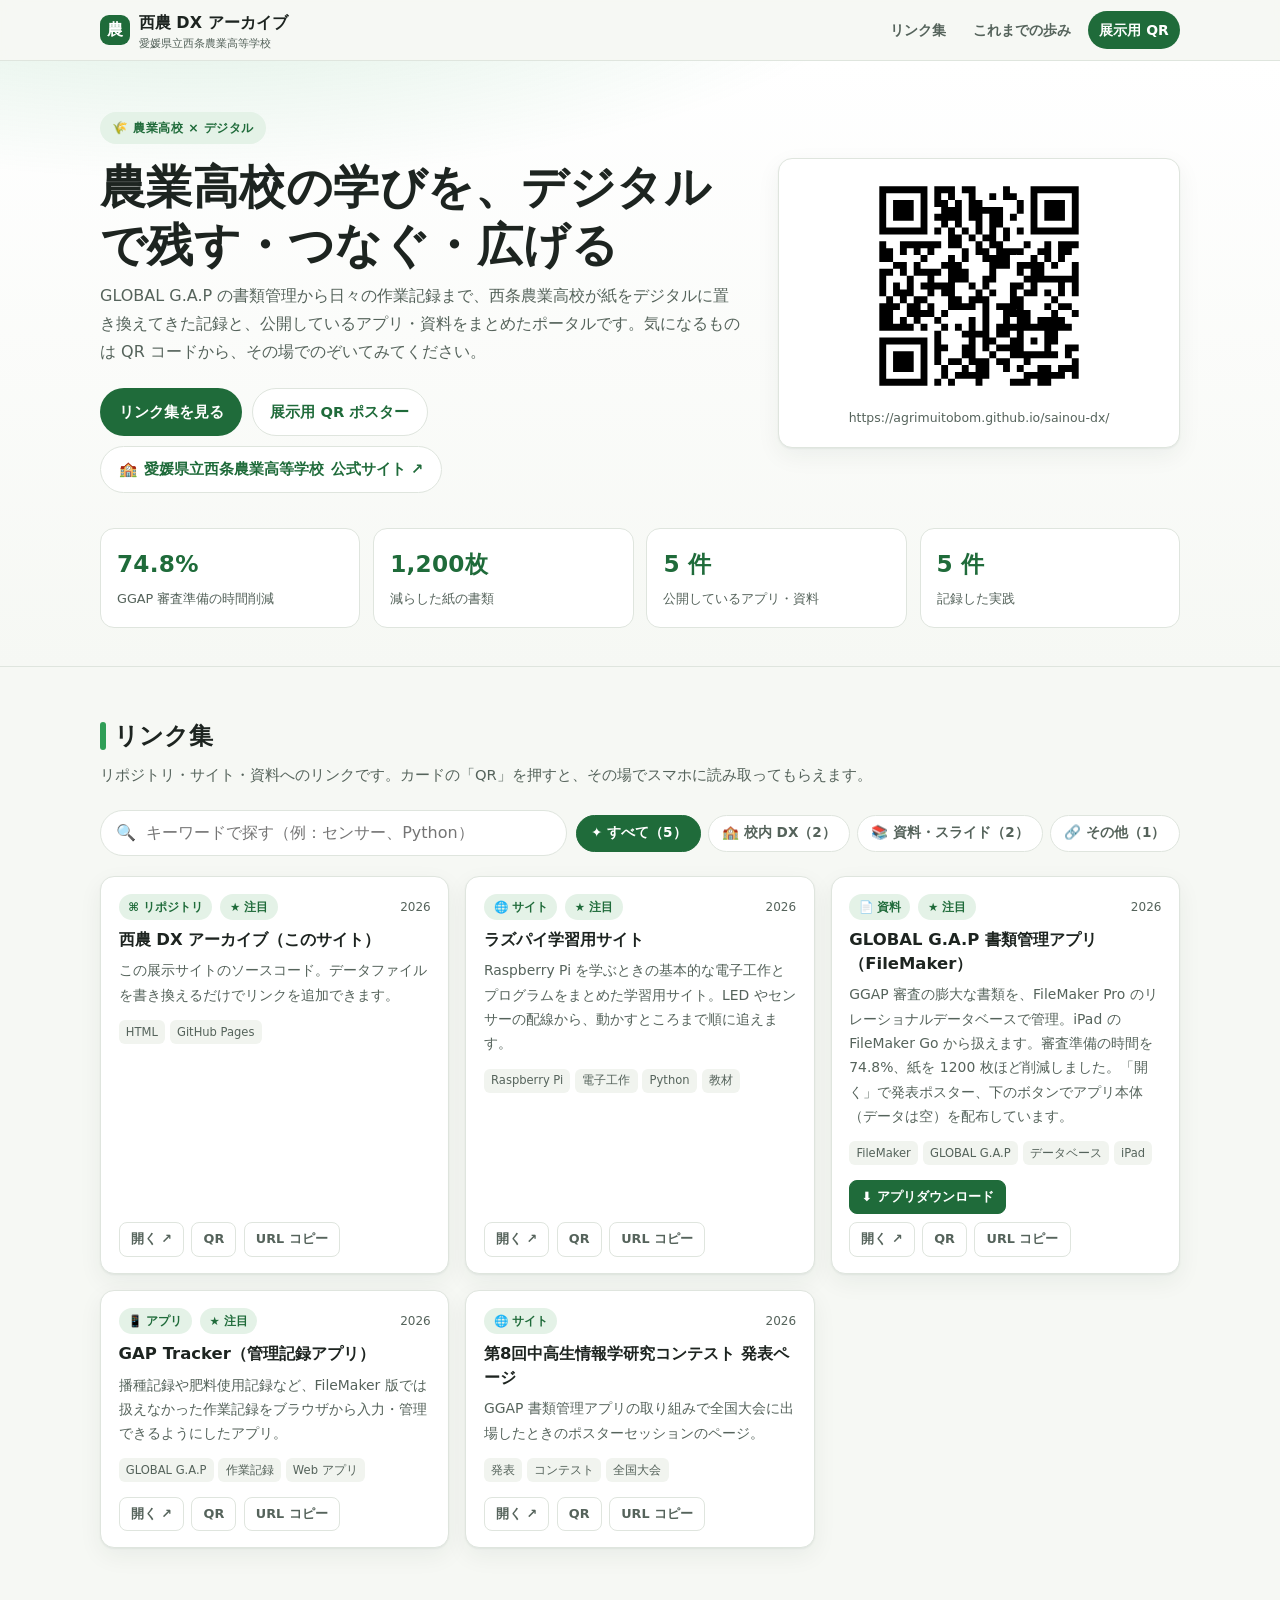
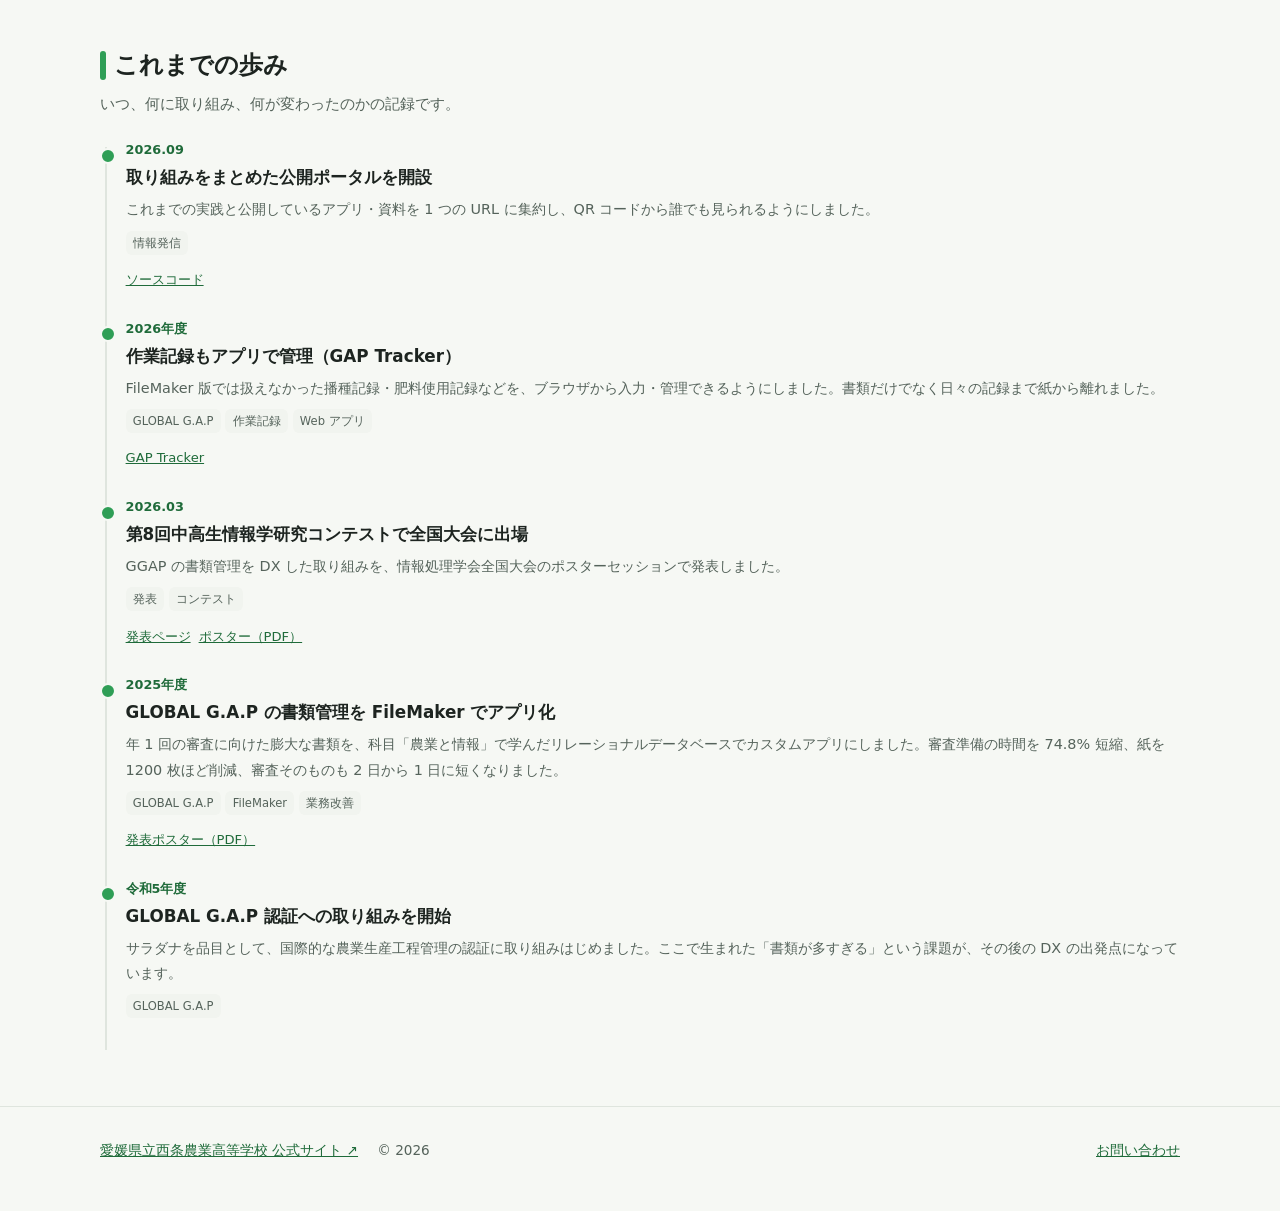
<file: index.html>
<!DOCTYPE html>
<html lang="ja">
<head>
<meta charset="utf-8">
<meta name="viewport" content="width=device-width, initial-scale=1">
<title>西農 DX アーカイブ</title>
<meta name="description" content="西条農業高校の DX 実践と、公開しているリポジトリ・資料のリンク集。">
<meta property="og:type" content="website">
<meta property="og:title" content="西農 DX アーカイブ">
<meta property="og:description" content="西条農業高校の DX 実践と、公開しているリポジトリ・資料のリンク集。">
<link rel="icon" href="data:image/svg+xml,<svg xmlns='http://www.w3.org/2000/svg' viewBox='0 0 100 100'><text y='.9em' font-size='90'>🌱</text></svg>">
<link rel="stylesheet" href="assets/css/style.css">
</head>
<body>

<header class="site-header">
  <div class="wrap">
    <a class="brand" href="./">
      <span class="mark">農</span>
      <span>
        <span data-site="title">西農 DX アーカイブ</span>
        <small data-site="school">愛媛県立西条農業高等学校</small>
      </span>
    </a>
    <nav class="header-nav">
      <a href="#links">リンク集</a>
      <a href="#achievements">これまでの歩み</a>
      <a class="primary" href="qr.html">展示用 QR</a>
    </nav>
  </div>
</header>

<main>
  <section class="hero">
    <div class="wrap">
      <div class="hero-grid">
        <div>
          <span class="eyebrow">🌾 農業高校 × デジタル</span>
          <h1 data-site="tagline">農業高校の学びを、デジタルで残す・つなぐ・広げる</h1>
          <p class="lead" data-site="description"></p>
          <div class="hero-actions">
            <a class="btn btn-primary" href="#links">リンク集を見る</a>
            <a class="btn btn-ghost" href="qr.html">展示用 QR ポスター</a>
            <a class="btn btn-ghost" data-site="school-url" href="#" target="_blank" rel="noopener">
              🏫 <span data-site="school">愛媛県立西条農業高等学校</span> 公式サイト ↗
            </a>
          </div>
        </div>
        <aside class="hero-qr">
          <div class="qr-box" id="hero-qr"></div>
          <p data-site="url"></p>
        </aside>
      </div>
      <div class="stats" id="stats"></div>
    </div>
  </section>

  <section id="links">
    <div class="wrap">
      <div class="section-head">
        <h2>リンク集</h2>
        <p>リポジトリ・サイト・資料へのリンクです。カードの「QR」を押すと、その場でスマホに読み取ってもらえます。</p>
      </div>
      <div class="toolbar">
        <label class="search">
          🔍
          <input id="search-input" type="search" placeholder="キーワードで探す（例：センサー、Python）" aria-label="リンクを検索">
        </label>
        <div class="chips" id="chips"></div>
      </div>
      <div class="cards" id="cards"></div>
    </div>
  </section>

  <section id="achievements">
    <div class="wrap">
      <div class="section-head">
        <h2>これまでの歩み</h2>
        <p>いつ、何に取り組み、何が変わったのかの記録です。</p>
      </div>
      <ul class="timeline" id="timeline"></ul>
    </div>
  </section>

</main>

<footer class="site-footer">
  <div class="wrap">
    <a data-site="school-url" href="#" target="_blank" rel="noopener"><span data-site="school">愛媛県立西条農業高等学校</span> 公式サイト ↗</a>
    <span>&copy; <span data-site="year"></span></span>
    <a class="spacer" id="site-contact" data-site="contact" href="#">お問い合わせ</a>
  </div>
</footer>

<div class="modal" id="qr-modal" hidden role="dialog" aria-modal="true" aria-labelledby="qr-modal-title">
  <div class="modal-panel">
    <h3 id="qr-modal-title">QR コード</h3>
    <div class="qr-box" id="qr-modal-code"></div>
    <p class="url" id="qr-modal-url"></p>
    <div class="modal-actions">
      <a class="btn btn-primary" id="qr-modal-open" href="#" target="_blank" rel="noopener">リンクを開く</a>
      <button class="btn btn-ghost" id="qr-modal-save" type="button">PNG 保存</button>
      <button class="btn btn-ghost" id="qr-modal-close" type="button">閉じる</button>
    </div>
    <p class="modal-download" id="qr-modal-download" hidden>
      <a id="qr-modal-download-link" href="#" download>⬇ ダウンロード</a>
    </p>
  </div>
</div>

<script src="assets/vendor/qrcode.js"></script>
<script src="assets/vendor/qrcode_UTF8.js"></script>
<script src="data/site.js"></script>
<script src="data/links.js"></script>
<script src="data/achievements.js"></script>
<script src="assets/js/qr.js"></script>
<script src="assets/js/app.js"></script>
</body>
</html>
</file>
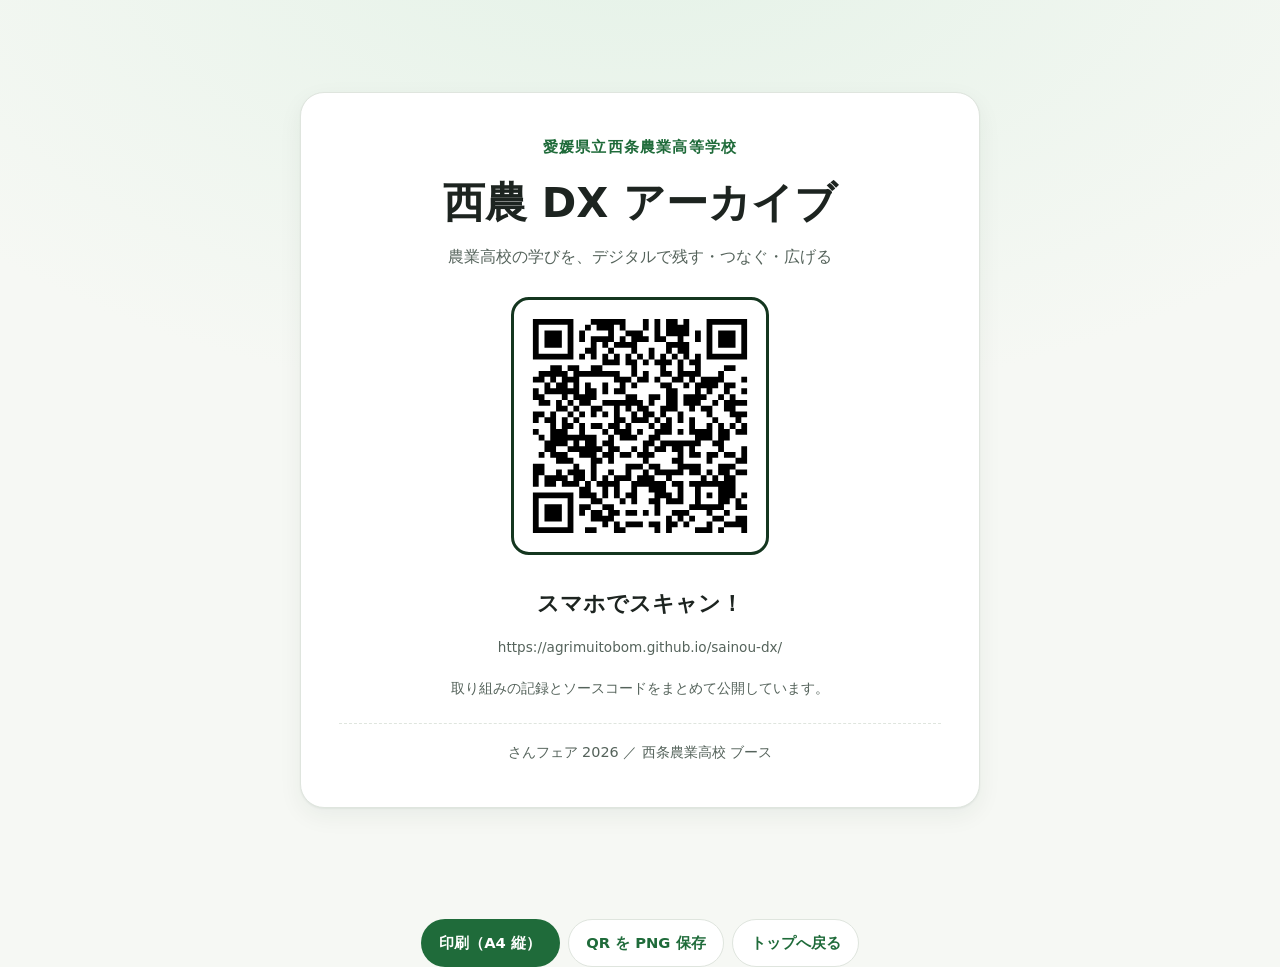
<file: qr.html>
<!DOCTYPE html>
<html lang="ja">
<head>
<meta charset="utf-8">
<meta name="viewport" content="width=device-width, initial-scale=1">
<title>展示用 QR ポスター | 西農 DX アーカイブ</title>
<link rel="icon" href="data:image/svg+xml,<svg xmlns='http://www.w3.org/2000/svg' viewBox='0 0 100 100'><text y='.9em' font-size='90'>🌱</text></svg>">
<link rel="stylesheet" href="assets/css/style.css">
</head>
<body>

<div class="poster">
  <div class="poster-card">
    <div class="school" data-site="school">愛媛県立西条農業高等学校</div>
    <h1 data-site="title">西農 DX アーカイブ</h1>
    <p class="tagline" data-site="tagline"></p>

    <div class="qr-box" id="poster-qr"></div>

    <p class="lead" id="poster-lead">スマホでスキャン！</p>
    <p class="url" data-site="url"></p>
    <p class="note" id="poster-note"></p>

    <div class="event">
      <span id="poster-event"></span> ／ <span id="poster-booth"></span>
    </div>
  </div>
</div>

<div class="no-print">
  <button class="btn btn-primary" type="button" onclick="window.print()">印刷（A4 縦）</button>
  <button class="btn btn-ghost" type="button" id="save-png">QR を PNG 保存</button>
  <a class="btn btn-ghost" href="./">トップへ戻る</a>
</div>

<script src="assets/vendor/qrcode.js"></script>
<script src="assets/vendor/qrcode_UTF8.js"></script>
<script src="data/site.js"></script>
<script src="assets/js/qr.js"></script>
<script>
(function () {
  var SITE = window.SITE || {};
  var ex = SITE.exhibition || {};
  var url = SITE.url || location.href.replace(/qr\.html$/, "");

  function set(sel, value) {
    document.querySelectorAll(sel).forEach(function (n) { if (value) n.textContent = value; });
  }
  set("[data-site='school']", SITE.school);
  set("[data-site='title']", SITE.title);
  set("[data-site='tagline']", SITE.tagline);
  set("[data-site='url']", url);
  set("#poster-lead", ex.lead);
  set("#poster-note", ex.note);
  set("#poster-event", ex.event);
  set("#poster-booth", ex.booth);

  /* 展示では遠くからでも読めるよう、誤り訂正レベルを高め（H）にしています */
  window.QR.renderInto(document.getElementById("poster-qr"), url, {
    cellSize: 8, margin: 4, level: "H", label: SITE.title,
  });

  document.getElementById("save-png").addEventListener("click", function () {
    window.QR.downloadPng(url, "sainou-dx-qr.png", 2048);
  });
})();
</script>
</body>
</html>
</file>
<file: assets/css/style.css>
/* 西農 DX アーカイブ  ---------------------------------------------- */

:root {
  --green-900: #14361f;
  --green-700: #1f6b3a;
  --green-500: #2f9e56;
  --green-100: #e4f2e7;
  --soil: #8a6a4f;
  --gold: #e0a325;
  --ink: #1d2420;
  --ink-soft: #55635b;
  --line: #dfe5de;
  --bg: #f6f8f4;
  --card: #ffffff;
  --radius: 14px;
  --shadow: 0 1px 2px rgba(20, 54, 31, .06), 0 8px 24px rgba(20, 54, 31, .06);
  --font: "Hiragino Kaku Gothic ProN", "Hiragino Sans", "Noto Sans JP",
          "Yu Gothic Medium", "Meiryo", system-ui, sans-serif;
}

* { box-sizing: border-box; }

html { scroll-behavior: smooth; }

body {
  margin: 0;
  font-family: var(--font);
  color: var(--ink);
  background: var(--bg);
  line-height: 1.75;
  -webkit-font-smoothing: antialiased;
}

a { color: var(--green-700); }

.wrap { width: min(1080px, calc(100% - 2.5rem)); margin-inline: auto; }

/* --- ヘッダー ---------------------------------------------------- */
.site-header {
  position: sticky; top: 0; z-index: 30;
  background: rgba(246, 248, 244, .92);
  backdrop-filter: blur(8px);
  border-bottom: 1px solid var(--line);
}
.site-header .wrap {
  display: flex; align-items: center; gap: 1rem;
  min-height: 60px;
}
.brand { display: flex; align-items: center; gap: .55rem; font-weight: 700; text-decoration: none; color: var(--ink); }
.brand .mark {
  width: 30px; height: 30px; border-radius: 9px; display: grid; place-items: center;
  background: var(--green-700); color: #fff; font-size: 1rem;
}
.brand small { display: block; font-weight: 500; font-size: .7rem; color: var(--ink-soft); line-height: 1.2; }
.header-nav { margin-left: auto; display: flex; align-items: center; gap: .35rem; }
.header-nav a {
  padding: .4rem .7rem; border-radius: 999px; text-decoration: none;
  color: var(--ink-soft); font-size: .87rem; font-weight: 600;
}
.header-nav a:hover { background: var(--green-100); color: var(--green-700); }
.header-nav a.primary { background: var(--green-700); color: #fff; }
.header-nav a.primary:hover { background: var(--green-900); color: #fff; }

/* --- ヒーロー ---------------------------------------------------- */
.hero {
  background:
    radial-gradient(1200px 400px at 15% -20%, rgba(47,158,86,.20), transparent 60%),
    linear-gradient(180deg, #fff, var(--bg));
  border-bottom: 1px solid var(--line);
  padding: 3.2rem 0 2.4rem;
}
.hero-grid { display: grid; grid-template-columns: minmax(0,1.6fr) minmax(0,1fr); gap: 2.2rem; align-items: center; }
.eyebrow {
  display: inline-flex; align-items: center; gap: .4rem;
  background: var(--green-100); color: var(--green-700);
  font-size: .78rem; font-weight: 700; letter-spacing: .04em;
  padding: .3rem .75rem; border-radius: 999px;
}
.hero h1 { font-size: clamp(1.9rem, 4.6vw, 2.9rem); line-height: 1.25; margin: .9rem 0 .5rem; letter-spacing: .01em; }
.hero .lead { color: var(--ink-soft); margin: 0 0 1.4rem; max-width: 40em; }
.hero-actions { display: flex; flex-wrap: wrap; gap: .6rem; }
.btn {
  display: inline-flex; align-items: center; gap: .45rem;
  padding: .62rem 1.1rem; border-radius: 999px; border: 1px solid transparent;
  font: inherit; font-weight: 700; font-size: .92rem; text-decoration: none; cursor: pointer;
}
.btn-primary { background: var(--green-700); color: #fff; }
.btn-primary:hover { background: var(--green-900); }
.btn-ghost { background: #fff; color: var(--green-700); border-color: var(--line); }
.btn-ghost:hover { border-color: var(--green-500); }

.hero-qr {
  background: var(--card); border: 1px solid var(--line); border-radius: var(--radius);
  box-shadow: var(--shadow); padding: 1.1rem; text-align: center;
}
.hero-qr .qr-box { display: grid; place-items: center; }
.hero-qr .qr-box svg, .qr-box svg { width: 100%; height: auto; max-width: 220px; display: block; }
.hero-qr p { margin: .7rem 0 0; font-size: .78rem; color: var(--ink-soft); word-break: break-all; }

.stats { display: grid; grid-template-columns: repeat(auto-fit, minmax(150px, 1fr)); gap: .8rem; margin-top: 2.2rem; }
.stat { background: var(--card); border: 1px solid var(--line); border-radius: var(--radius); padding: .9rem 1rem; }
.stat b { display: block; font-size: 1.45rem; color: var(--green-700); letter-spacing: .01em; }
.stat span { font-size: .8rem; color: var(--ink-soft); }

/* --- セクション -------------------------------------------------- */
section { padding: 3rem 0; }
.section-head { margin-bottom: 1.4rem; }
.section-head h2 { font-size: 1.5rem; margin: 0 0 .3rem; display: flex; align-items: center; gap: .5rem; }
.section-head h2::before { content: ""; width: 6px; height: 1.2em; border-radius: 3px; background: var(--green-500); }
.section-head p { margin: 0; color: var(--ink-soft); font-size: .92rem; }

/* --- 検索・フィルタ ---------------------------------------------- */
.toolbar { display: flex; flex-wrap: wrap; gap: .6rem; align-items: center; margin-bottom: 1.2rem; }
.search {
  flex: 1 1 240px; display: flex; align-items: center; gap: .5rem;
  background: #fff; border: 1px solid var(--line); border-radius: 999px; padding: .45rem .95rem;
}
.search input { border: 0; outline: 0; font: inherit; flex: 1; background: transparent; min-width: 0; }
.chips { display: flex; flex-wrap: wrap; gap: .4rem; }
.chip {
  border: 1px solid var(--line); background: #fff; color: var(--ink-soft);
  border-radius: 999px; padding: .35rem .85rem; font: inherit; font-size: .85rem; font-weight: 600; cursor: pointer;
}
.chip:hover { border-color: var(--green-500); color: var(--green-700); }
.chip[aria-pressed="true"] { background: var(--green-700); border-color: var(--green-700); color: #fff; }

/* --- カード ------------------------------------------------------ */
.cards { display: grid; grid-template-columns: repeat(auto-fill, minmax(280px, 1fr)); gap: 1rem; }
.card {
  position: relative; display: flex; flex-direction: column;
  background: var(--card); border: 1px solid var(--line); border-radius: var(--radius);
  padding: 1.1rem 1.1rem 1rem; box-shadow: var(--shadow);
  transition: transform .15s ease, border-color .15s ease;
}
.card:hover { transform: translateY(-2px); border-color: var(--green-500); }
.card-top { display: flex; align-items: center; gap: .5rem; margin-bottom: .5rem; }
.kind {
  display: inline-flex; align-items: center; gap: .3rem;
  font-size: .72rem; font-weight: 700; color: var(--green-700);
  background: var(--green-100); border-radius: 999px; padding: .18rem .6rem;
}
.year { margin-left: auto; font-size: .75rem; color: var(--ink-soft); }
.card h3 { margin: 0 0 .4rem; font-size: 1.03rem; line-height: 1.45; }
.card h3 a { text-decoration: none; color: var(--ink); }
.card h3 a:hover { color: var(--green-700); text-decoration: underline; }
.card p { margin: 0 0 .8rem; font-size: .87rem; color: var(--ink-soft); }
.tags { display: flex; flex-wrap: wrap; gap: .3rem; margin-bottom: .9rem; }
.tag { font-size: .72rem; color: var(--ink-soft); background: #f1f4ef; border-radius: 6px; padding: .12rem .45rem; }
.card-foot { margin-top: auto; }
.card-actions { display: flex; flex-wrap: wrap; gap: .45rem; }
.card-download {
  display: flex; justify-content: center; margin-bottom: .5rem;
  padding: .5rem .8rem; font-size: .85rem;
}
.mini {
  border: 1px solid var(--line); background: #fff; color: var(--ink-soft);
  border-radius: 8px; padding: .32rem .7rem; font: inherit; font-size: .8rem; font-weight: 600;
  cursor: pointer; text-decoration: none; display: inline-flex; align-items: center; gap: .3rem;
}
.mini:hover { border-color: var(--green-500); color: var(--green-700); }
.mini-strong { background: var(--green-700); border-color: var(--green-700); color: #fff; }
.mini-strong:hover { background: var(--green-900); border-color: var(--green-900); color: #fff; }
.modal-download { margin: .9rem 0 0; font-size: .85rem; }
.modal-download a { font-weight: 700; }
.badge-sample {
  position: absolute; top: -9px; right: 12px;
  background: var(--gold); color: #3a2a00; font-size: .68rem; font-weight: 700;
  padding: .1rem .5rem; border-radius: 999px;
}
.empty { color: var(--ink-soft); background: #fff; border: 1px dashed var(--line); border-radius: var(--radius); padding: 2rem; text-align: center; }

/* --- 年表 -------------------------------------------------------- */
.timeline { position: relative; margin: 0; padding: 0 0 0 1.6rem; list-style: none; }
.timeline::before { content: ""; position: absolute; left: 5px; top: .5rem; bottom: .5rem; width: 2px; background: var(--line); }
.timeline li { position: relative; padding-bottom: 1.6rem; }
.timeline li::before {
  content: ""; position: absolute; left: -1.6rem; top: .55rem;
  width: 12px; height: 12px; border-radius: 50%; background: var(--green-500); border: 2px solid var(--bg);
}
.timeline .date { font-size: .8rem; font-weight: 700; color: var(--green-700); }
.timeline h3 { margin: .1rem 0 .3rem; font-size: 1.05rem; }
.timeline p { margin: 0 0 .5rem; color: var(--ink-soft); font-size: .9rem; }
.timeline .links { display: flex; flex-wrap: wrap; gap: .5rem; font-size: .82rem; }

/* --- モーダル（QR） ---------------------------------------------- */
.modal[hidden] { display: none !important; }
.modal {
  position: fixed; inset: 0; z-index: 60; display: grid; place-items: center;
  background: rgba(20, 36, 26, .55); padding: 1.2rem;
}
.modal-panel {
  background: #fff; border-radius: 18px; padding: 1.6rem; width: min(380px, 100%);
  text-align: center; box-shadow: 0 20px 60px rgba(0,0,0,.25);
}
.modal-panel h3 { margin: 0 0 .2rem; font-size: 1.05rem; }
.modal-panel .url { font-size: .76rem; color: var(--ink-soft); word-break: break-all; margin: .5rem 0 1rem; }
.modal-panel .qr-box { padding: .8rem; background: #fff; border: 1px solid var(--line); border-radius: 12px; }
.modal-actions { display: flex; gap: .5rem; justify-content: center; margin-top: 1rem; flex-wrap: wrap; }

/* --- フッター ---------------------------------------------------- */
.site-footer { border-top: 1px solid var(--line); padding: 2rem 0 3rem; color: var(--ink-soft); font-size: .85rem; }
.site-footer .wrap { display: flex; flex-wrap: wrap; gap: .6rem 1.2rem; align-items: center; }
.site-footer .spacer { margin-left: auto; }

/* --- QR ポスター（qr.html） -------------------------------------- */
.poster {
  min-height: 100vh; display: grid; place-items: center; padding: 2rem 1rem;
  background: radial-gradient(900px 500px at 50% -10%, var(--green-100), var(--bg));
}
.poster-card {
  background: #fff; border: 1px solid var(--line); border-radius: 24px;
  box-shadow: var(--shadow); padding: 2.6rem 2.4rem; text-align: center;
  width: min(680px, 100%);
}
.poster-card .school { font-size: .95rem; font-weight: 700; color: var(--green-700); letter-spacing: .08em; }
.poster-card h1 { font-size: clamp(1.8rem, 5vw, 2.6rem); margin: .4rem 0 .2rem; }
.poster-card .tagline { color: var(--ink-soft); margin: 0 0 1.6rem; }
.poster-card .qr-box { display: inline-block; padding: 1rem; border: 3px solid var(--green-900); border-radius: 18px; }
.poster-card .qr-box svg { width: min(340px, 68vw); height: auto; display: block; }
.poster-card .lead { font-size: 1.35rem; font-weight: 700; margin: 1.3rem 0 .2rem; }
.poster-card .url { font-size: .85rem; color: var(--ink-soft); word-break: break-all; }
.poster-card .note { margin-top: 1rem; color: var(--ink-soft); font-size: .9rem; }
.poster-card .event { margin-top: 1.4rem; padding-top: 1rem; border-top: 1px dashed var(--line); font-size: .9rem; color: var(--ink-soft); }
.no-print { margin-top: 1.2rem; display: flex; gap: .5rem; justify-content: center; flex-wrap: wrap; }

@media print {
  @page { size: A4 portrait; margin: 12mm; }
  body { background: #fff; }
  .poster { min-height: auto; padding: 0; background: #fff; }
  .poster-card { border: none; box-shadow: none; padding: 0; width: 100%; }
  .no-print, .site-header, .site-footer { display: none !important; }
}

@media (max-width: 780px) {
  .hero-grid { grid-template-columns: 1fr; }
  .hero-qr { order: -1; max-width: 300px; }
  .header-nav a:not(.primary) { display: none; }
}
</file>
